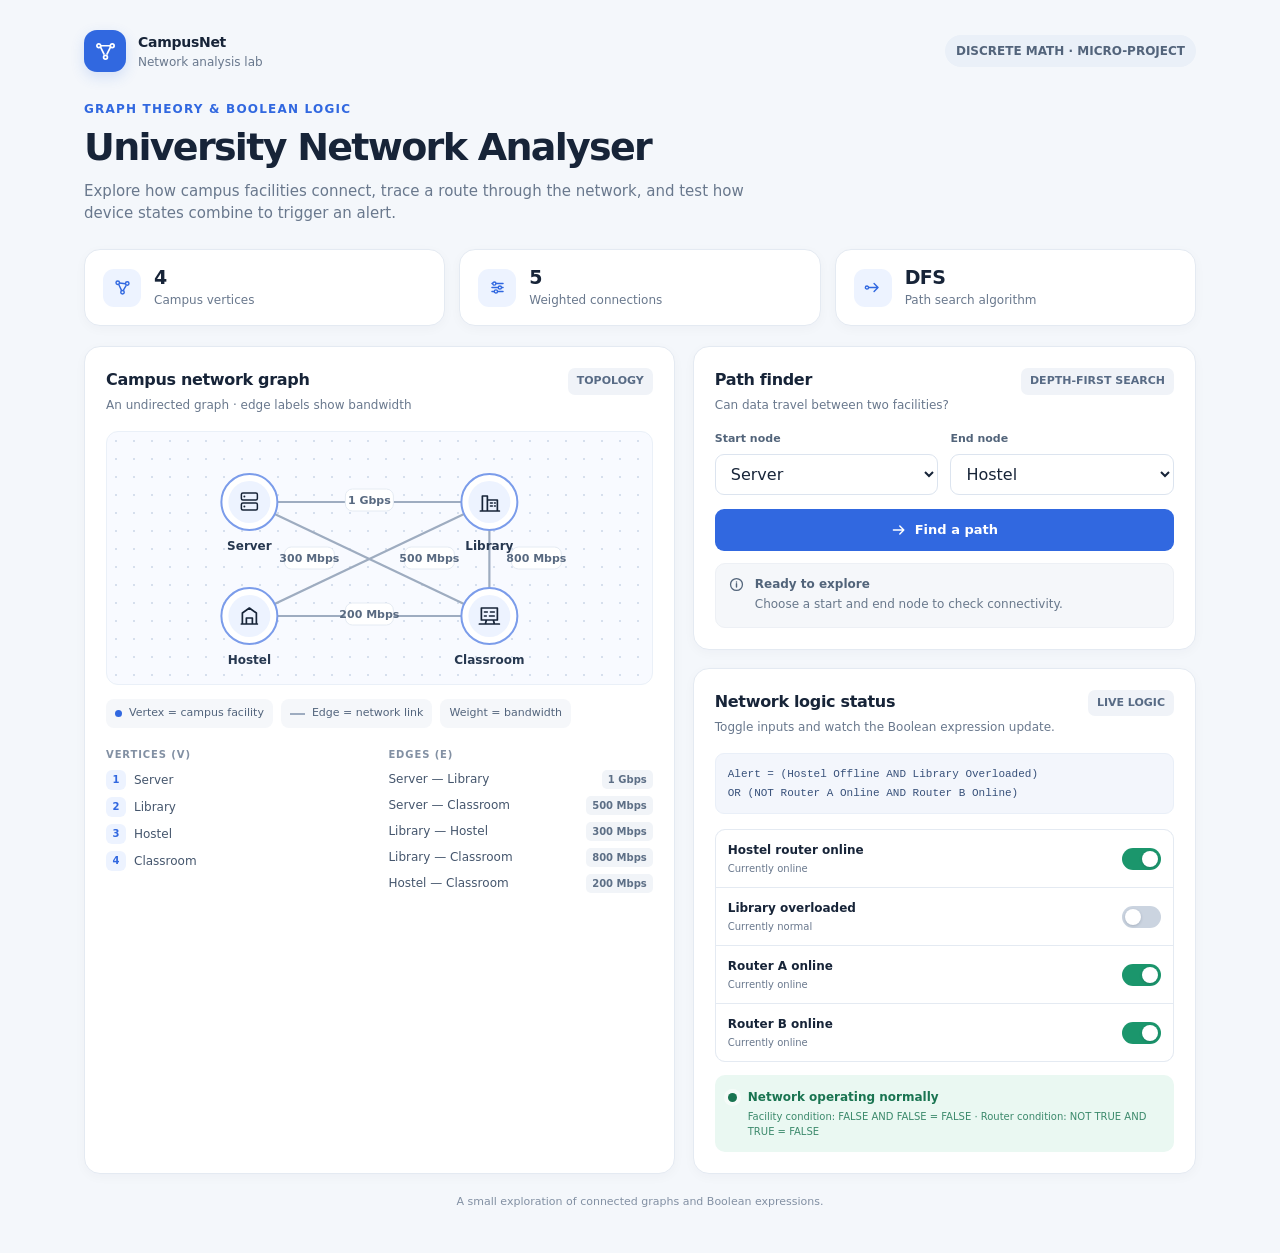
<file: DML/index.html>
<!DOCTYPE html>
<html lang="en">
<head>
  <meta charset="UTF-8">
  <meta name="viewport" content="width=device-width, initial-scale=1.0">
  <meta name="theme-color" content="#f4f7fb">
  <title>University Network Analyser</title>
  <link rel="stylesheet" href="styles.css">
</head>
<body>
  <div class="app-shell">
    <header class="topbar">
      <div class="brand">
        <div class="brand-mark" aria-hidden="true">
          <svg viewBox="0 0 24 24" fill="none">
            <circle cx="5" cy="6" r="2" stroke="currentColor" stroke-width="1.8"/>
            <circle cx="19" cy="6" r="2" stroke="currentColor" stroke-width="1.8"/>
            <circle cx="12" cy="18" r="2" stroke="currentColor" stroke-width="1.8"/>
            <path d="m6.7 7.1 4 8.1m6.6-8.1-4 8.1M7 6h10" stroke="currentColor" stroke-width="1.8"/>
          </svg>
        </div>
        <div>
          <div class="brand-name">CampusNet</div>
          <div class="brand-caption">Network analysis lab</div>
        </div>
      </div>
      <div class="project-tag">DISCRETE MATH · MICRO-PROJECT</div>
    </header>

    <main>
      <section class="intro" aria-labelledby="page-title">
        <p class="eyebrow">Graph theory &amp; Boolean logic</p>
        <h1 id="page-title">University Network Analyser</h1>
        <p class="intro-copy">Explore how campus facilities connect, trace a route through the network, and test how device states combine to trigger an alert.</p>
      </section>

      <section class="overview" aria-label="Network overview">
        <article class="metric">
          <div class="metric-icon" aria-hidden="true">
            <svg viewBox="0 0 24 24" fill="none"><circle cx="6" cy="6" r="2.2" stroke="currentColor" stroke-width="1.8"/><circle cx="18" cy="7" r="2.2" stroke="currentColor" stroke-width="1.8"/><circle cx="12" cy="18" r="2.2" stroke="currentColor" stroke-width="1.8"/><path d="m8 6.4 7.8.9m-8.7.6 3.8 8m5.8-6.7-3.5 6.1" stroke="currentColor" stroke-width="1.8"/></svg>
          </div>
          <div><div class="metric-value">4</div><div class="metric-label">Campus vertices</div></div>
        </article>
        <article class="metric">
          <div class="metric-icon" aria-hidden="true">
            <svg viewBox="0 0 24 24" fill="none"><path d="M5 7h14M5 12h14M5 17h14" stroke="currentColor" stroke-width="1.8" stroke-linecap="round"/><circle cx="8" cy="7" r="2" fill="white" stroke="currentColor" stroke-width="1.8"/><circle cx="15" cy="12" r="2" fill="white" stroke="currentColor" stroke-width="1.8"/><circle cx="10" cy="17" r="2" fill="white" stroke="currentColor" stroke-width="1.8"/></svg>
          </div>
          <div><div class="metric-value">5</div><div class="metric-label">Weighted connections</div></div>
        </article>
        <article class="metric">
          <div class="metric-icon" aria-hidden="true">
            <svg viewBox="0 0 24 24" fill="none"><path d="M4 12h15m-5-5 5 5-5 5" stroke="currentColor" stroke-width="1.8" stroke-linecap="round" stroke-linejoin="round"/><circle cx="5" cy="12" r="2" fill="white" stroke="currentColor" stroke-width="1.8"/></svg>
          </div>
          <div><div class="metric-value">DFS</div><div class="metric-label">Path search algorithm</div></div>
        </article>
      </section>

      <div class="main-grid">
        <section class="panel" aria-labelledby="graph-title">
          <div class="panel-heading">
            <div>
              <h2 class="panel-title" id="graph-title">Campus network graph</h2>
              <p class="panel-subtitle">An undirected graph · edge labels show bandwidth</p>
            </div>
            <span class="section-chip">TOPOLOGY</span>
          </div>

          <div class="graph-stage">
            <svg viewBox="0 0 520 252" role="img" aria-labelledby="network-svg-title network-svg-desc">
              <title id="network-svg-title">University campus network topology</title>
              <desc id="network-svg-desc">Server connects to Library at 1 gigabit per second and Classroom at 500 megabits per second. Library connects to Hostel at 300 megabits per second and Classroom at 800 megabits per second. Hostel connects to Classroom at 200 megabits per second.</desc>
              <g aria-hidden="true">
                <line class="edge" x1="130" y1="70" x2="370" y2="70"/>
                <line class="edge" x1="370" y1="70" x2="130" y2="184"/>
                <line class="edge" x1="370" y1="70" x2="370" y2="184"/>
                <line class="edge" x1="130" y1="184" x2="370" y2="184"/>
                <line class="edge" x1="130" y1="70" x2="370" y2="184"/>
                <rect class="edge-label-bg" x="226" y="57" width="48" height="22" rx="7"/>
                <text class="edge-label" x="250" y="68">1 Gbps</text>
                <rect class="edge-label-bg" x="285" y="115" width="50" height="22" rx="7"/>
                <text class="edge-label" x="310" y="126">500 Mbps</text>
                <rect class="edge-label-bg" x="392" y="115" width="50" height="22" rx="7"/>
                <text class="edge-label" x="417" y="126">800 Mbps</text>
                <rect class="edge-label-bg" x="226" y="171" width="48" height="22" rx="7"/>
                <text class="edge-label" x="250" y="182">200 Mbps</text>
                <rect class="edge-label-bg" x="165" y="115" width="50" height="22" rx="7"/>
                <text class="edge-label" x="190" y="126">300 Mbps</text>
                <g transform="translate(130 70)">
                  <circle class="node-circle" r="28"/><circle class="node-core" r="21"/>
                  <g class="node-symbol" transform="translate(-9 -10)"><rect x="1" y="1" width="16" height="7" rx="1.5" fill="none" stroke="currentColor" stroke-width="1.5"/><rect x="1" y="11" width="16" height="7" rx="1.5" fill="none" stroke="currentColor" stroke-width="1.5"/><circle cx="4" cy="4.5" r="1" fill="currentColor"/><circle cx="4" cy="14.5" r="1" fill="currentColor"/></g>
                  <text class="node-label" y="48">Server</text>
                </g>
                <g transform="translate(370 70)">
                  <circle class="node-circle" r="28"/><circle class="node-core" r="21"/>
                  <g class="node-symbol" transform="translate(-9 -9)"><path d="M2 18V3h5v15M7 7h10v11M0 18h19" fill="none" stroke="currentColor" stroke-width="1.7" stroke-linecap="round" stroke-linejoin="round"/><path d="M10 10h2m2 0h1m-5 3h2m2 0h1" stroke="currentColor" stroke-width="1.4" stroke-linecap="round"/></g>
                  <text class="node-label" y="48">Library</text>
                </g>
                <g transform="translate(130 184)">
                  <circle class="node-circle" r="28"/><circle class="node-core" r="21"/>
                  <g class="node-symbol" transform="translate(-9 -10)"><path d="M2 18V7l7-5 7 5v11M6 18v-6h6v6M1 18h16" fill="none" stroke="currentColor" stroke-width="1.7" stroke-linecap="round" stroke-linejoin="round"/></g>
                  <text class="node-label" y="48">Hostel</text>
                </g>
                <g transform="translate(370 184)">
                  <circle class="node-circle" r="28"/><circle class="node-core" r="21"/>
                  <g class="node-symbol" transform="translate(-10 -10)"><path d="M2 2h16v12H2zM0 18h20M7 14l-1 4m8-4 1 4" fill="none" stroke="currentColor" stroke-width="1.7" stroke-linecap="round" stroke-linejoin="round"/><path d="M5 6h3m3 0h4M5 10h2m3 0h5" stroke="currentColor" stroke-width="1.4" stroke-linecap="round"/></g>
                  <text class="node-label" y="48">Classroom</text>
                </g>
              </g>
            </svg>
          </div>

          <div class="legend" aria-label="Graph legend">
            <span class="legend-item"><span class="legend-dot"></span>Vertex = campus facility</span>
            <span class="legend-item"><span class="legend-line"></span>Edge = network link</span>
            <span class="legend-item">Weight = bandwidth</span>
          </div>

          <div class="lists">
            <div>
              <h3 class="list-heading">Vertices (V)</h3>
              <ul class="data-list">
                <li class="vertex-item"><span class="vertex-index">1</span>Server</li>
                <li class="vertex-item"><span class="vertex-index">2</span>Library</li>
                <li class="vertex-item"><span class="vertex-index">3</span>Hostel</li>
                <li class="vertex-item"><span class="vertex-index">4</span>Classroom</li>
              </ul>
            </div>
            <div>
              <h3 class="list-heading">Edges (E)</h3>
              <ul class="data-list">
                <li>Server — Library <span class="weight">1 Gbps</span></li>
                <li>Server — Classroom <span class="weight">500 Mbps</span></li>
                <li>Library — Hostel <span class="weight">300 Mbps</span></li>
                <li>Library — Classroom <span class="weight">800 Mbps</span></li>
                <li>Hostel — Classroom <span class="weight">200 Mbps</span></li>
              </ul>
            </div>
          </div>
        </section>

        <div>
          <section class="panel" aria-labelledby="path-title">
            <div class="panel-heading">
              <div>
                <h2 class="panel-title" id="path-title">Path finder</h2>
                <p class="panel-subtitle">Can data travel between two facilities?</p>
              </div>
              <span class="section-chip">DEPTH-FIRST SEARCH</span>
            </div>
            <form id="path-form">
              <div class="path-form">
                <div class="field">
                  <label for="start-node">Start node</label>
                  <select id="start-node" name="start"></select>
                </div>
                <div class="field">
                  <label for="end-node">End node</label>
                  <select id="end-node" name="end"></select>
                </div>
              </div>
              <button class="primary-button" type="submit">
                <svg viewBox="0 0 20 20" fill="none" aria-hidden="true"><path d="M3 10h13m-5-5 5 5-5 5" stroke="currentColor" stroke-width="1.8" stroke-linecap="round" stroke-linejoin="round"/></svg>
                Find a path
              </button>
            </form>
            <div id="path-result" class="result-box" role="status" aria-live="polite">
              <svg viewBox="0 0 20 20" fill="none" aria-hidden="true"><circle cx="10" cy="10" r="7" stroke="currentColor" stroke-width="1.5"/><path d="M10 9v4m0-6h.01" stroke="currentColor" stroke-width="1.7" stroke-linecap="round"/></svg>
              <div><span class="result-title">Ready to explore</span><span class="result-detail">Choose a start and end node to check connectivity.</span></div>
            </div>
          </section>

          <section class="panel logic-panel" aria-labelledby="logic-title">
            <div class="panel-heading">
              <div>
                <h2 class="panel-title" id="logic-title">Network logic status</h2>
                <p class="panel-subtitle">Toggle inputs and watch the Boolean expression update.</p>
              </div>
              <span class="section-chip">LIVE LOGIC</span>
            </div>

            <p class="formula">Alert = (Hostel Offline AND Library Overloaded)<br>OR (NOT Router A Online AND Router B Online)</p>

            <div class="logic-controls">
              <div class="toggle-row">
                <div class="toggle-copy"><span class="toggle-name">Hostel router online</span><span class="toggle-hint" id="hostel-state">Currently online</span></div>
                <label class="switch"><input id="hostel-online" type="checkbox" checked aria-label="Hostel router online"><span class="switch-track"></span></label>
              </div>
              <div class="toggle-row">
                <div class="toggle-copy"><span class="toggle-name">Library overloaded</span><span class="toggle-hint" id="library-state">Currently normal</span></div>
                <label class="switch"><input id="library-overloaded" type="checkbox" aria-label="Library overloaded"><span class="switch-track"></span></label>
              </div>
              <div class="toggle-row">
                <div class="toggle-copy"><span class="toggle-name">Router A online</span><span class="toggle-hint" id="router-a-state">Currently online</span></div>
                <label class="switch"><input id="router-a-online" type="checkbox" checked aria-label="Router A online"><span class="switch-track"></span></label>
              </div>
              <div class="toggle-row">
                <div class="toggle-copy"><span class="toggle-name">Router B online</span><span class="toggle-hint" id="router-b-state">Currently online</span></div>
                <label class="switch"><input id="router-b-online" type="checkbox" checked aria-label="Router B online"><span class="switch-track"></span></label>
              </div>
            </div>

            <div id="logic-result" class="logic-result clear" role="status" aria-live="polite">
              <span class="logic-indicator" aria-hidden="true"></span>
              <div>
                <div class="logic-message" id="logic-message">Network operating normally</div>
                <div class="logic-evaluation" id="logic-evaluation"></div>
              </div>
            </div>
          </section>
        </div>
      </div>
    </main>

    <footer class="footer">A small exploration of connected graphs and Boolean expressions.</footer>
  </div>

  <script src="app.js"></script>
</body>
</html>
</file>
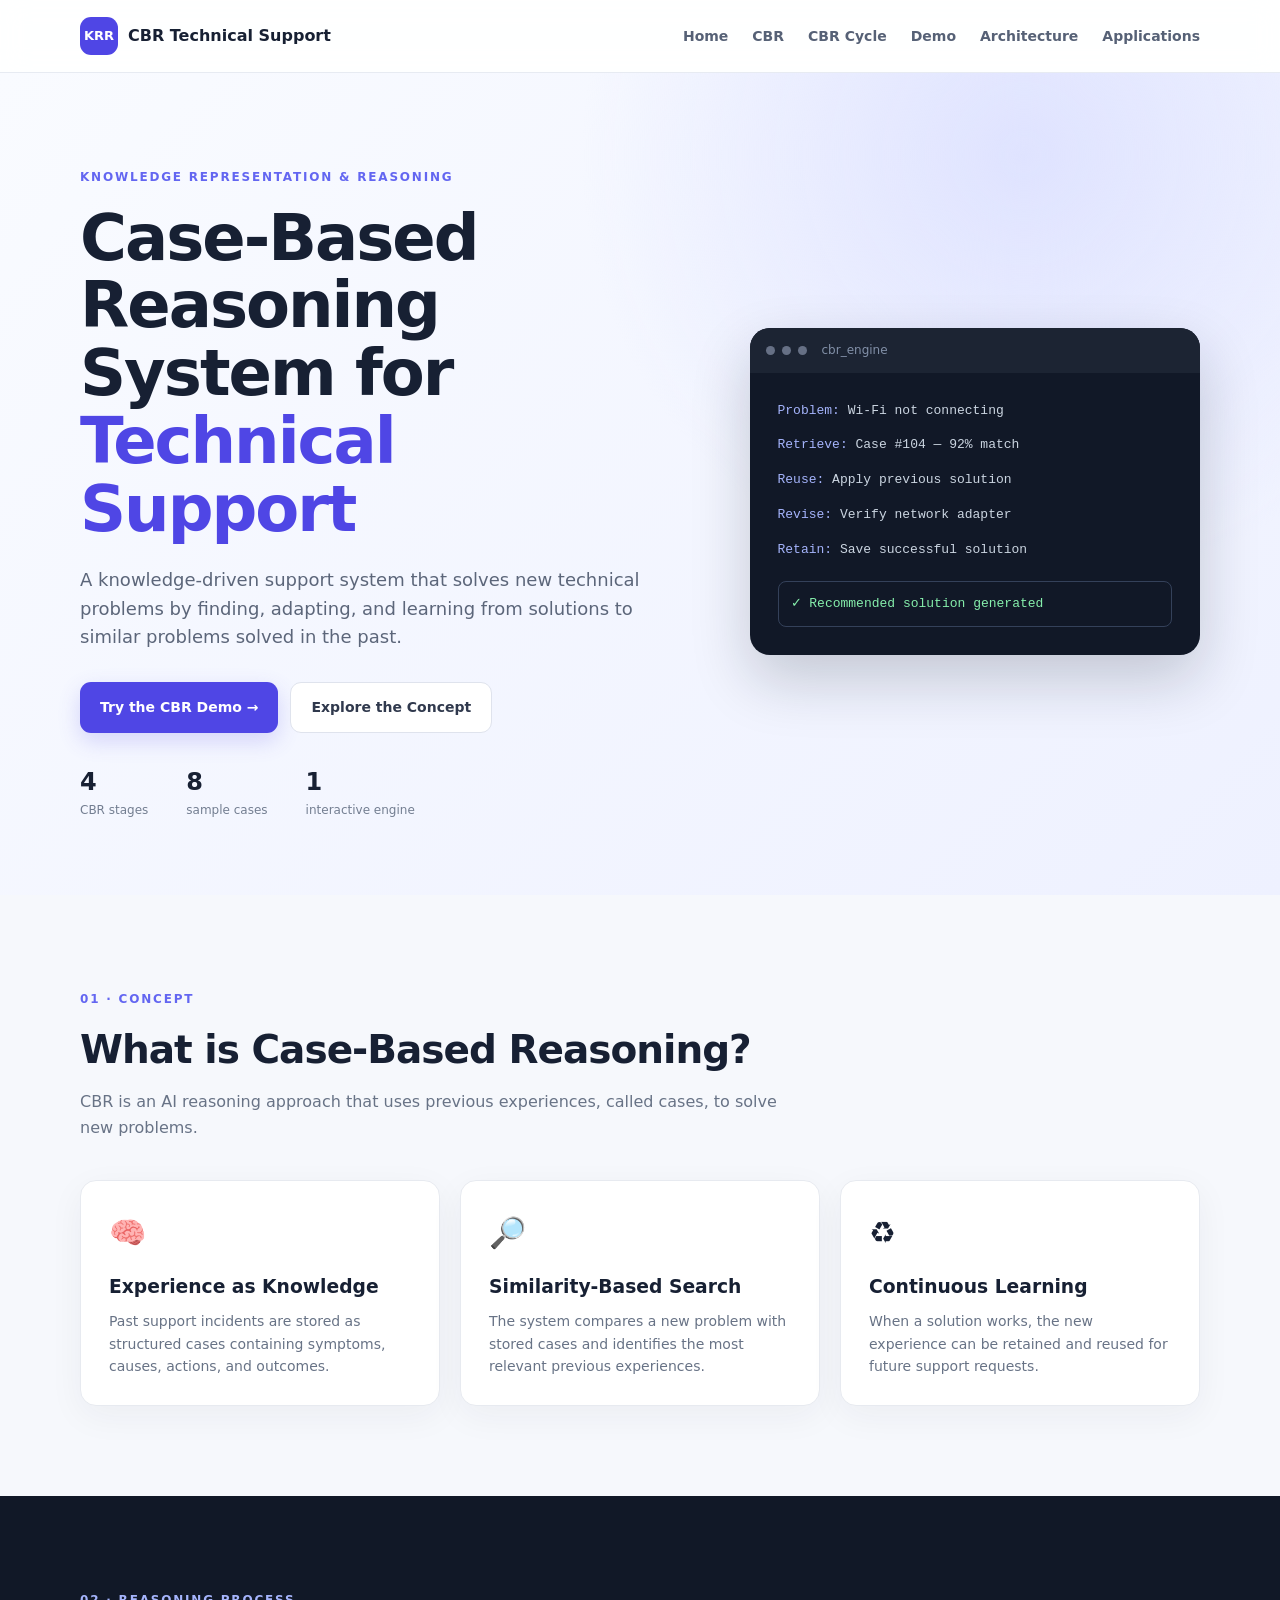
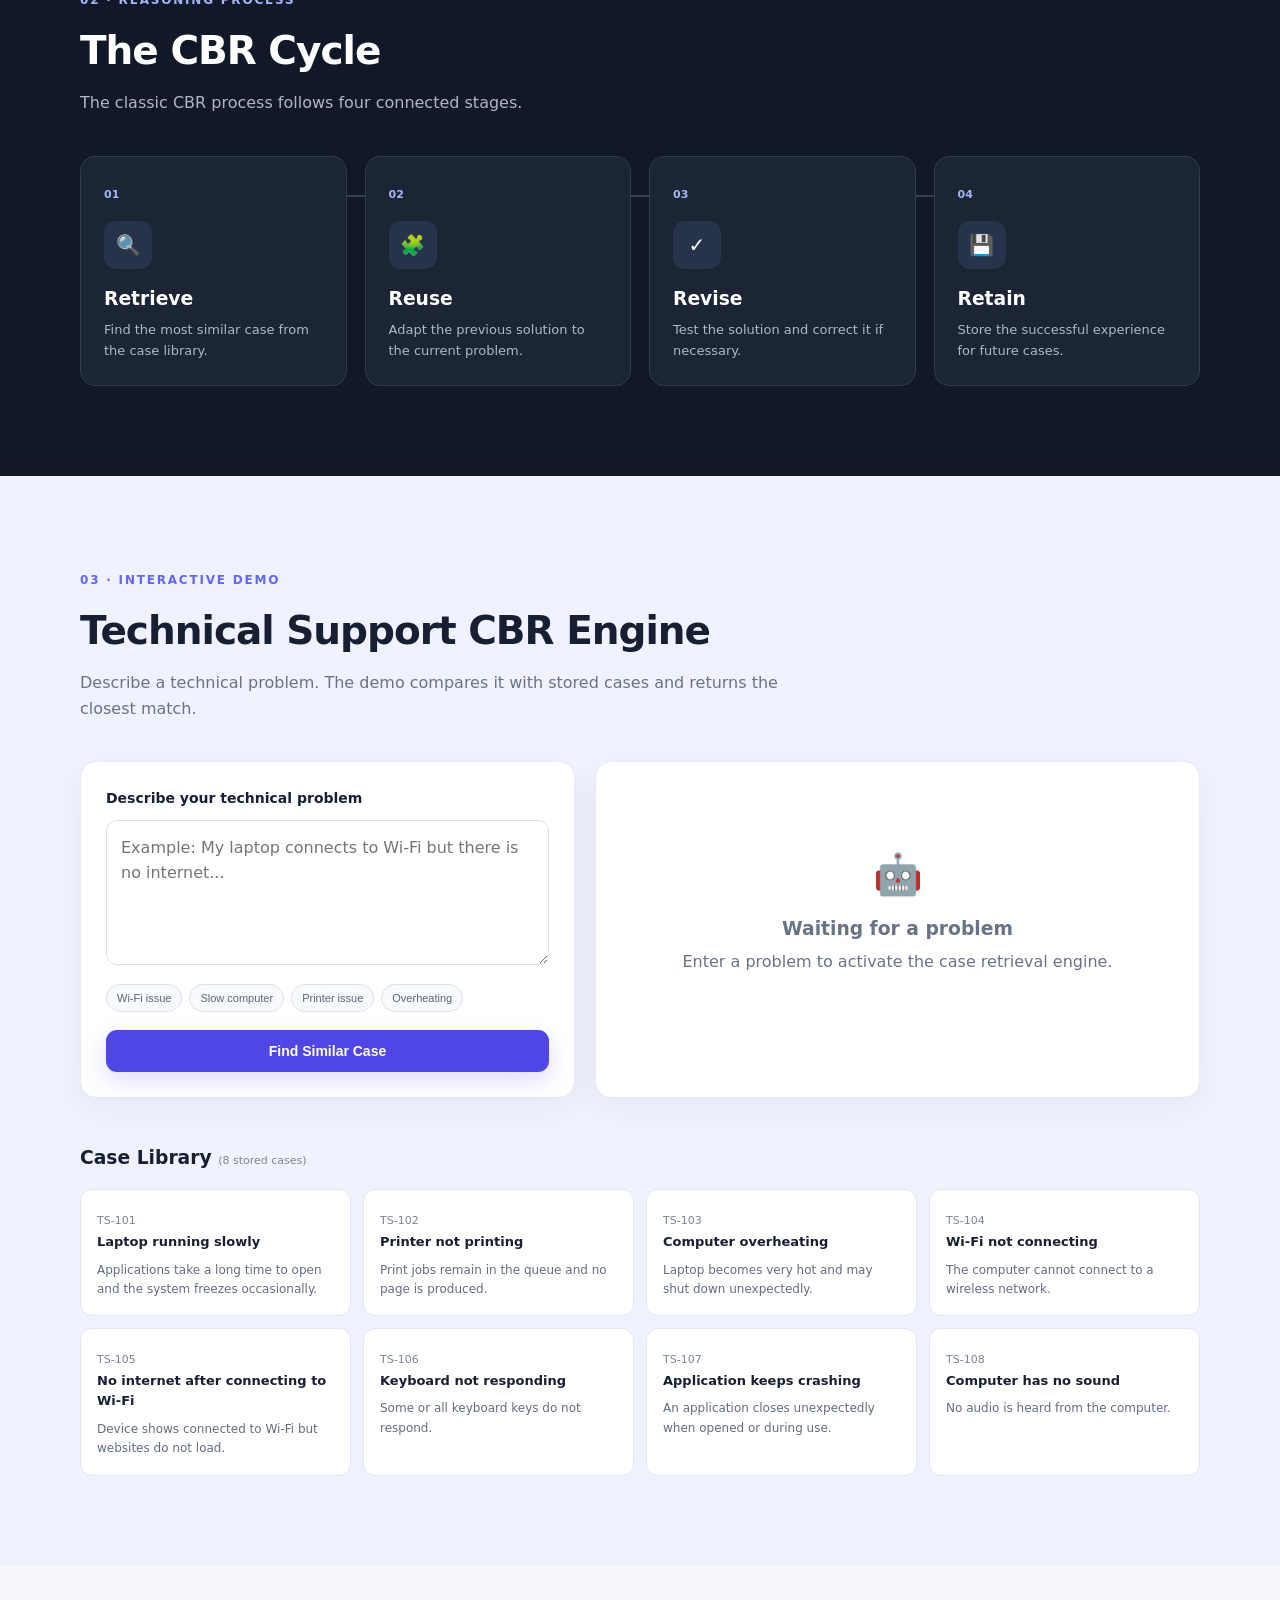
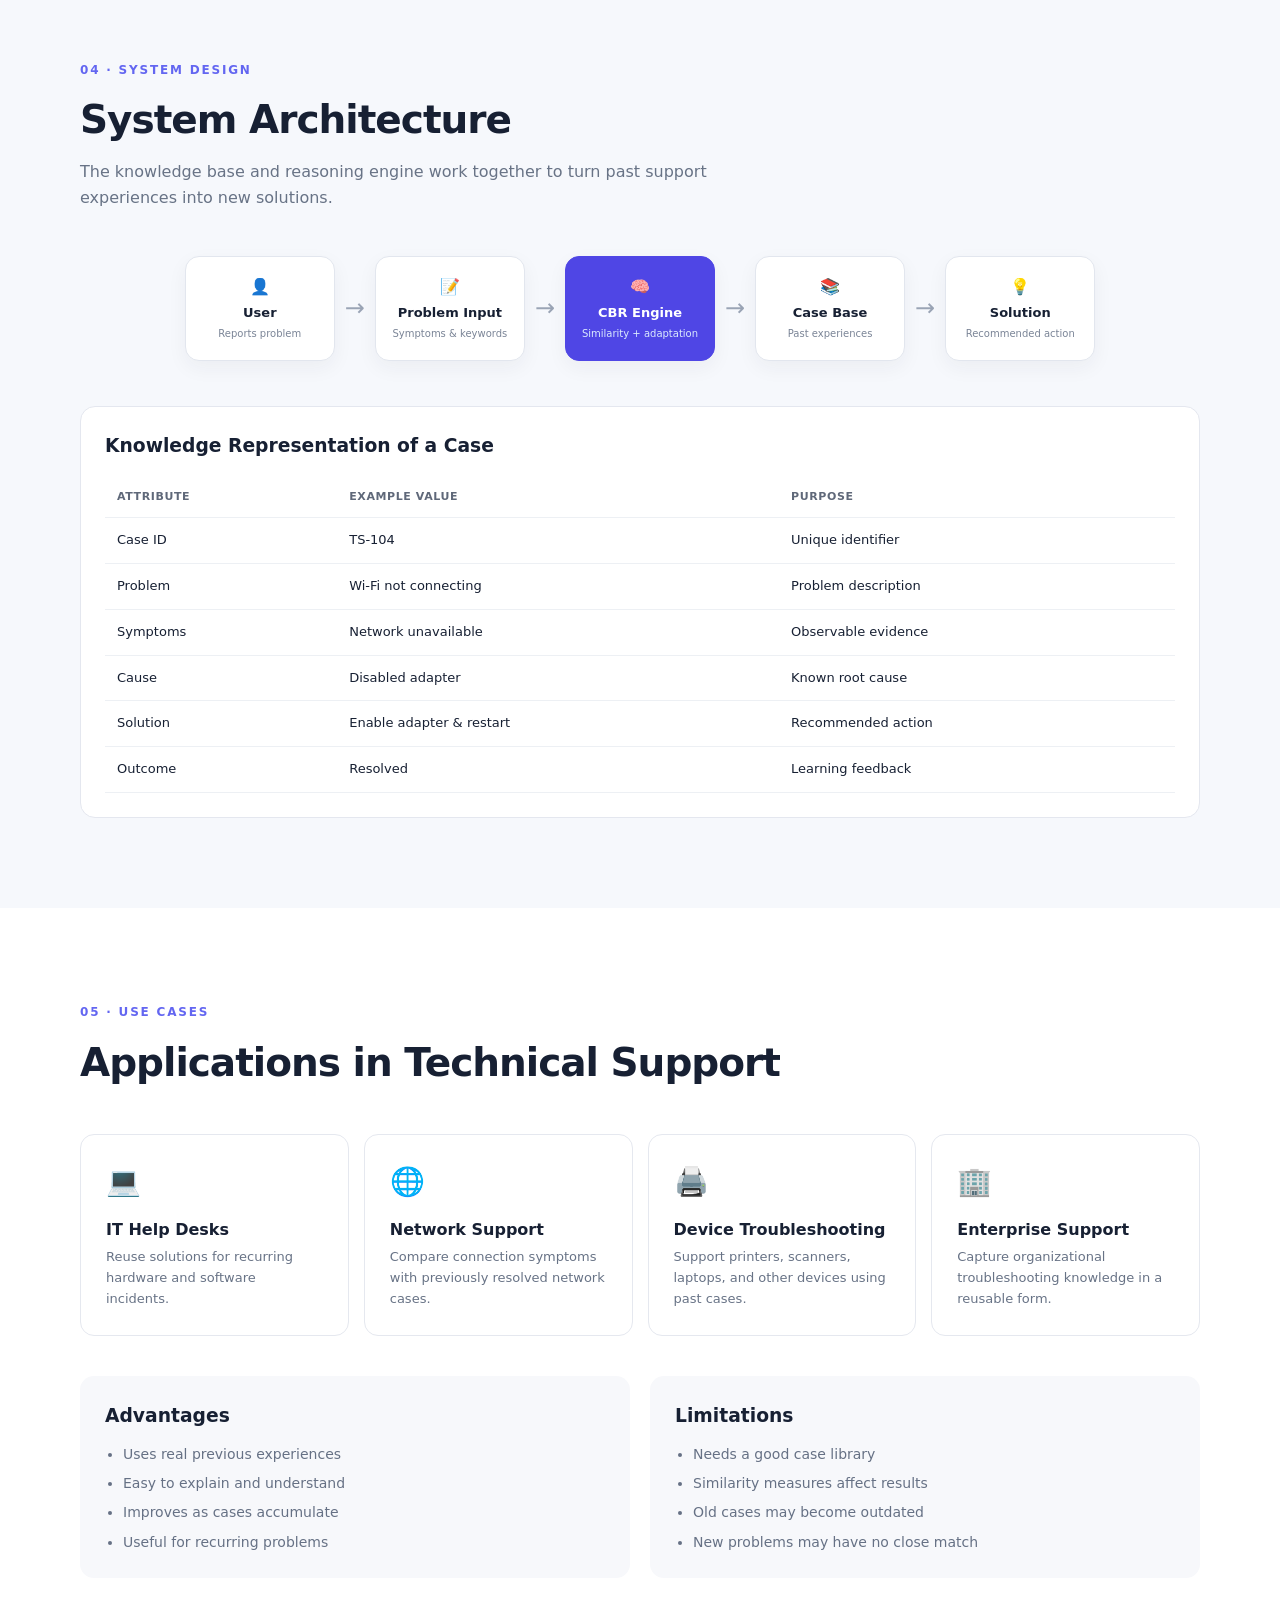
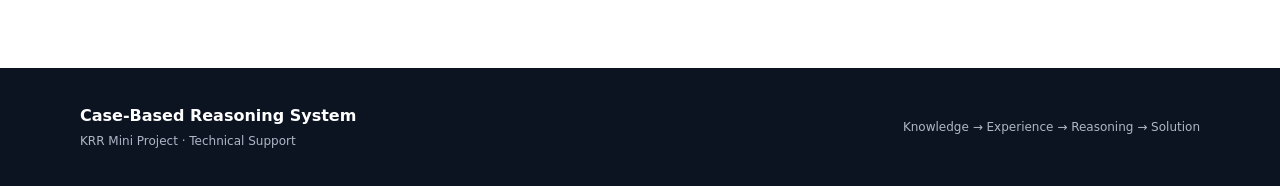
<file: KRR/index.html>
<!DOCTYPE html>
<html lang="en">
<head>
  <meta charset="UTF-8">
  <meta name="viewport" content="width=device-width, initial-scale=1.0">
  <title>Case-Based Reasoning System | KRR</title>
  <link rel="stylesheet" href="style.css">
</head>
<body>
  <header class="header">
    <div class="container nav">
      <div class="brand"><span class="brand-mark">KRR</span><span>CBR Technical Support</span></div>
      <button class="menu-btn" aria-label="Open menu">☰</button>
      <nav>
        <a href="#home">Home</a>
        <a href="#cbr">CBR</a>
        <a href="#cycle">CBR Cycle</a>
        <a href="#demo">Demo</a>
        <a href="#architecture">Architecture</a>
        <a href="#applications">Applications</a>
      </nav>
    </div>
  </header>

  <main>
    <section id="home" class="hero">
      <div class="container hero-grid">
        <div>
          <span class="eyebrow">KNOWLEDGE REPRESENTATION & REASONING</span>
          <h1>Case-Based Reasoning System for <span>Technical Support</span></h1>
          <p class="lead">A knowledge-driven support system that solves new technical problems by finding, adapting, and learning from solutions to similar problems solved in the past.</p>
          <div class="hero-actions">
            <a class="btn primary" href="#demo">Try the CBR Demo →</a>
            <a class="btn secondary" href="#cbr">Explore the Concept</a>
          </div>
          <div class="stats">
            <div><strong>4</strong><span>CBR stages</span></div>
            <div><strong>8</strong><span>sample cases</span></div>
            <div><strong>1</strong><span>interactive engine</span></div>
          </div>
        </div>
        <div class="hero-card">
          <div class="terminal-top"><i></i><i></i><i></i><span>cbr_engine</span></div>
          <div class="terminal-body">
            <p><span class="code-key">Problem:</span> Wi-Fi not connecting</p>
            <p><span class="code-key">Retrieve:</span> Case #104 — 92% match</p>
            <p><span class="code-key">Reuse:</span> Apply previous solution</p>
            <p><span class="code-key">Revise:</span> Verify network adapter</p>
            <p><span class="code-key">Retain:</span> Save successful solution</p>
            <div class="terminal-result">✓ Recommended solution generated</div>
          </div>
        </div>
      </div>
    </section>

    <section id="cbr" class="section">
      <div class="container">
        <div class="section-heading">
          <span class="eyebrow">01 · CONCEPT</span>
          <h2>What is Case-Based Reasoning?</h2>
          <p>CBR is an AI reasoning approach that uses previous experiences, called cases, to solve new problems.</p>
        </div>
        <div class="info-grid">
          <article class="card feature"><div class="icon">🧠</div><h3>Experience as Knowledge</h3><p>Past support incidents are stored as structured cases containing symptoms, causes, actions, and outcomes.</p></article>
          <article class="card feature"><div class="icon">🔎</div><h3>Similarity-Based Search</h3><p>The system compares a new problem with stored cases and identifies the most relevant previous experiences.</p></article>
          <article class="card feature"><div class="icon">♻️</div><h3>Continuous Learning</h3><p>When a solution works, the new experience can be retained and reused for future support requests.</p></article>
        </div>
      </div>
    </section>

    <section id="cycle" class="section dark-section">
      <div class="container">
        <div class="section-heading light">
          <span class="eyebrow">02 · REASONING PROCESS</span>
          <h2>The CBR Cycle</h2>
          <p>The classic CBR process follows four connected stages.</p>
        </div>
        <div class="cycle">
          <div class="cycle-line"></div>
          <article class="cycle-card"><span>01</span><div class="cycle-icon">🔍</div><h3>Retrieve</h3><p>Find the most similar case from the case library.</p></article>
          <article class="cycle-card"><span>02</span><div class="cycle-icon">🧩</div><h3>Reuse</h3><p>Adapt the previous solution to the current problem.</p></article>
          <article class="cycle-card"><span>03</span><div class="cycle-icon">✓</div><h3>Revise</h3><p>Test the solution and correct it if necessary.</p></article>
          <article class="cycle-card"><span>04</span><div class="cycle-icon">💾</div><h3>Retain</h3><p>Store the successful experience for future cases.</p></article>
        </div>
      </div>
    </section>

    <section id="demo" class="section demo-section">
      <div class="container">
        <div class="section-heading">
          <span class="eyebrow">03 · INTERACTIVE DEMO</span>
          <h2>Technical Support CBR Engine</h2>
          <p>Describe a technical problem. The demo compares it with stored cases and returns the closest match.</p>
        </div>
        <div class="demo-layout">
          <div class="card input-card">
            <label for="problem">Describe your technical problem</label>
            <textarea id="problem" placeholder="Example: My laptop connects to Wi-Fi but there is no internet..."></textarea>
            <div class="quick-tags">
              <button data-problem="My computer is not connecting to Wi-Fi">Wi-Fi issue</button>
              <button data-problem="My laptop is running very slowly">Slow computer</button>
              <button data-problem="The printer is not printing">Printer issue</button>
              <button data-problem="My computer is overheating">Overheating</button>
            </div>
            <button id="solveBtn" class="btn primary full">Find Similar Case</button>
          </div>
          <div class="card result-card" id="result">
            <div class="empty-state">
              <div class="big-icon">🤖</div>
              <h3>Waiting for a problem</h3>
              <p>Enter a problem to activate the case retrieval engine.</p>
            </div>
          </div>
        </div>
        <div class="case-library">
          <h3>Case Library <span id="caseCount"></span></h3>
          <div id="cases" class="case-grid"></div>
        </div>
      </div>
    </section>

    <section id="architecture" class="section">
      <div class="container">
        <div class="section-heading">
          <span class="eyebrow">04 · SYSTEM DESIGN</span>
          <h2>System Architecture</h2>
          <p>The knowledge base and reasoning engine work together to turn past support experiences into new solutions.</p>
        </div>
        <div class="architecture">
          <div class="arch-box user-box">👤<strong>User</strong><small>Reports problem</small></div>
          <div class="arrow">→</div>
          <div class="arch-box">📝<strong>Problem Input</strong><small>Symptoms & keywords</small></div>
          <div class="arrow">→</div>
          <div class="arch-box highlight">🧠<strong>CBR Engine</strong><small>Similarity + adaptation</small></div>
          <div class="arrow">→</div>
          <div class="arch-box">📚<strong>Case Base</strong><small>Past experiences</small></div>
          <div class="arrow">→</div>
          <div class="arch-box">💡<strong>Solution</strong><small>Recommended action</small></div>
        </div>
        <div class="knowledge-table">
          <h3>Knowledge Representation of a Case</h3>
          <table>
            <thead><tr><th>Attribute</th><th>Example Value</th><th>Purpose</th></tr></thead>
            <tbody>
              <tr><td>Case ID</td><td>TS-104</td><td>Unique identifier</td></tr>
              <tr><td>Problem</td><td>Wi-Fi not connecting</td><td>Problem description</td></tr>
              <tr><td>Symptoms</td><td>Network unavailable</td><td>Observable evidence</td></tr>
              <tr><td>Cause</td><td>Disabled adapter</td><td>Known root cause</td></tr>
              <tr><td>Solution</td><td>Enable adapter & restart</td><td>Recommended action</td></tr>
              <tr><td>Outcome</td><td>Resolved</td><td>Learning feedback</td></tr>
            </tbody>
          </table>
        </div>
      </div>
    </section>

    <section id="applications" class="section applications">
      <div class="container">
        <div class="section-heading">
          <span class="eyebrow">05 · USE CASES</span>
          <h2>Applications in Technical Support</h2>
        </div>
        <div class="app-grid">
          <div class="app-card"><span>💻</span><h3>IT Help Desks</h3><p>Reuse solutions for recurring hardware and software incidents.</p></div>
          <div class="app-card"><span>🌐</span><h3>Network Support</h3><p>Compare connection symptoms with previously resolved network cases.</p></div>
          <div class="app-card"><span>🖨️</span><h3>Device Troubleshooting</h3><p>Support printers, scanners, laptops, and other devices using past cases.</p></div>
          <div class="app-card"><span>🏢</span><h3>Enterprise Support</h3><p>Capture organizational troubleshooting knowledge in a reusable form.</p></div>
        </div>
        <div class="pros-cons">
          <div><h3>Advantages</h3><ul><li>Uses real previous experiences</li><li>Easy to explain and understand</li><li>Improves as cases accumulate</li><li>Useful for recurring problems</li></ul></div>
          <div><h3>Limitations</h3><ul><li>Needs a good case library</li><li>Similarity measures affect results</li><li>Old cases may become outdated</li><li>New problems may have no close match</li></ul></div>
        </div>
      </div>
    </section>
  </main>

  <footer>
    <div class="container footer-content">
      <div><strong>Case-Based Reasoning System</strong><p>KRR Mini Project · Technical Support</p></div>
      <div class="footer-note">Knowledge → Experience → Reasoning → Solution</div>
    </div>
  </footer>
  <script src="script.js"></script>
</body>
</html>
</file>
<file: DML/styles.css>
:root {
      color-scheme: light;
      --ink: #172438;
      --muted: #69788d;
      --line: #e4eaf2;
      --paper: #ffffff;
      --canvas: #f4f7fb;
      --blue: #3168e0;
      --blue-soft: #edf3ff;
      --green: #1b966c;
      --green-soft: #eaf8f2;
      --red: #c94b53;
      --red-soft: #fff0f0;
      --amber: #a66512;
      --amber-soft: #fff6e8;
      font-family: Inter, ui-sans-serif, system-ui, -apple-system, BlinkMacSystemFont, "Segoe UI", sans-serif;
    }

    * { box-sizing: border-box; }

    body {
      min-width: 320px;
      margin: 0;
      color: var(--ink);
      background: var(--canvas);
      line-height: 1.5;
    }

    button, select { font: inherit; }

    .app-shell { max-width: 1160px; margin: 0 auto; padding: 30px 24px 42px; }

    .topbar {
      display: flex;
      align-items: center;
      justify-content: space-between;
      gap: 16px;
      margin-bottom: 28px;
    }

    .brand { display: flex; align-items: center; gap: 12px; }

    .brand-mark {
      display: grid;
      width: 42px;
      height: 42px;
      place-items: center;
      color: #fff;
      background: var(--blue);
      border-radius: 13px;
      box-shadow: 0 5px 14px #3168e02b;
    }

    .brand-mark svg { width: 23px; height: 23px; }
    .brand-name { font-size: 14px; font-weight: 750; letter-spacing: -.02em; }
    .brand-caption { color: var(--muted); font-size: 12px; }

    .project-tag {
      padding: 7px 11px;
      color: #53647b;
      background: #eaf0f8;
      border-radius: 999px;
      font-size: 12px;
      font-weight: 650;
      white-space: nowrap;
    }

    .intro { margin-bottom: 24px; }
    .eyebrow { margin: 0 0 8px; color: var(--blue); font-size: 12px; font-weight: 750; letter-spacing: .1em; text-transform: uppercase; }
    h1 { margin: 0; font-size: clamp(28px, 4vw, 38px); letter-spacing: -.045em; line-height: 1.15; }
    .intro-copy { max-width: 660px; margin: 10px 0 0; color: var(--muted); font-size: 15px; }

    .overview {
      display: grid;
      grid-template-columns: repeat(3, minmax(0, 1fr));
      gap: 14px;
      margin-bottom: 20px;
    }

    .metric, .panel {
      background: var(--paper);
      border: 1px solid var(--line);
      border-radius: 16px;
      box-shadow: 0 3px 12px #152c4c08;
    }

    .metric { display: flex; align-items: center; gap: 13px; padding: 16px 18px; }
    .metric-icon { display: grid; width: 38px; height: 38px; place-items: center; color: var(--blue); background: var(--blue-soft); border-radius: 11px; }
    .metric-icon svg { width: 19px; height: 19px; }
    .metric-value { font-size: 19px; font-weight: 760; line-height: 1.2; letter-spacing: -.03em; }
    .metric-label { margin-top: 3px; color: var(--muted); font-size: 12px; }

    .main-grid { display: grid; grid-template-columns: minmax(0, 1.08fr) minmax(350px, .92fr); gap: 18px; align-items: stretch; }
    .panel { padding: 21px; }
    .panel-heading { display: flex; align-items: flex-start; justify-content: space-between; gap: 12px; margin-bottom: 17px; }
    .panel-title { margin: 0; font-size: 16px; font-weight: 750; letter-spacing: -.02em; }
    .panel-subtitle { margin: 4px 0 0; color: var(--muted); font-size: 12px; }
    .section-chip { padding: 5px 9px; color: #586b85; background: #f0f3f8; border-radius: 7px; font-size: 11px; font-weight: 700; white-space: nowrap; }

    .graph-stage {
      overflow: hidden;
      min-height: 252px;
      background-color: #f8faff;
      background-image: radial-gradient(#d6dfed 1px, transparent 1px);
      background-size: 18px 18px;
      border: 1px solid #eaf0f8;
      border-radius: 12px;
    }

    .graph-stage svg { display: block; width: 100%; height: 252px; }
    .edge { stroke: #9eacc0; stroke-width: 2.2; }
    .edge-label-bg { fill: #fff; stroke: #e5ebf3; stroke-width: 1; }
    .edge-label { fill: #586980; font-size: 11px; font-weight: 700; text-anchor: middle; dominant-baseline: central; }
    .node-circle { fill: #fff; stroke: #7b9cea; stroke-width: 2; }
    .node-core { fill: #edf3ff; }
    .node-label { fill: #273850; font-size: 12px; font-weight: 700; text-anchor: middle; }
    .node-symbol { fill: var(--blue); }

    .legend { display: flex; flex-wrap: wrap; gap: 8px; margin-top: 14px; }
    .legend-item { display: inline-flex; align-items: center; gap: 7px; padding: 6px 9px; color: #52647c; background: #f5f7fa; border-radius: 8px; font-size: 11px; }
    .legend-dot { width: 7px; height: 7px; background: var(--blue); border-radius: 50%; }
    .legend-line { width: 15px; height: 2px; background: #9eacc0; }

    .lists { display: grid; grid-template-columns: 1fr 1fr; gap: 18px; margin-top: 19px; }
    .list-heading { margin: 0 0 8px; color: #8290a3; font-size: 10px; font-weight: 750; letter-spacing: .09em; text-transform: uppercase; }
    .data-list { display: grid; gap: 7px; margin: 0; padding: 0; list-style: none; }
    .data-list li { display: flex; align-items: center; justify-content: space-between; gap: 8px; color: #45566d; font-size: 12px; }
    .vertex-item { justify-content: flex-start !important; }
    .vertex-index { display: grid; width: 20px; height: 20px; place-items: center; color: var(--blue); background: var(--blue-soft); border-radius: 6px; font-size: 10px; font-weight: 750; }
    .weight { padding: 2px 6px; color: #5d6f86; background: #f1f4f8; border-radius: 5px; font-size: 10px; font-weight: 700; white-space: nowrap; }

    .path-form { display: grid; grid-template-columns: 1fr 1fr; gap: 12px; }
    .field label { display: block; margin-bottom: 6px; color: #52647a; font-size: 11px; font-weight: 700; }
    select {
      width: 100%;
      min-height: 41px;
      padding: 0 11px;
      color: var(--ink);
      background: #fff;
      border: 1px solid #dce4ef;
      border-radius: 9px;
      outline: none;
    }

    select:focus-visible, button:focus-visible, input:focus-visible + .switch-track { outline: 3px solid #3168e047; outline-offset: 2px; }
    .primary-button { display: inline-flex; align-items: center; justify-content: center; gap: 8px; width: 100%; min-height: 42px; margin-top: 14px; color: #fff; background: var(--blue); border: 0; border-radius: 9px; font-size: 13px; font-weight: 700; cursor: pointer; transition: background .15s, transform .15s; }
    .primary-button:hover { background: #2457c6; }
    .primary-button:active { transform: translateY(1px); }
    .primary-button svg { width: 16px; height: 16px; }

    .result-box { display: flex; align-items: flex-start; gap: 10px; min-height: 65px; margin-top: 12px; padding: 11px 12px; color: #52647a; background: #f5f7fa; border: 1px solid #edf0f5; border-radius: 10px; font-size: 12px; }
    .result-box.success { color: #197451; background: var(--green-soft); border-color: #d4f0e2; }
    .result-box.failure { color: #a63f47; background: var(--red-soft); border-color: #f7d9db; }
    .result-box svg { flex: 0 0 auto; width: 17px; height: 17px; margin-top: 1px; }
    .result-title { display: block; margin-bottom: 2px; font-weight: 750; }
    .result-detail { color: inherit; opacity: .86; }

    .logic-panel { margin-top: 18px; }
    .formula {
      margin: 0 0 15px;
      padding: 11px 12px;
      color: #38517a;
      background: #f3f6fc;
      border: 1px solid #e9eff8;
      border-radius: 9px;
      font-family: "SFMono-Regular", Consolas, "Liberation Mono", monospace;
      font-size: 11px;
      line-height: 1.7;
      overflow-wrap: anywhere;
    }

    .logic-controls { display: grid; gap: 1px; overflow: hidden; background: var(--line); border: 1px solid var(--line); border-radius: 10px; }
    .toggle-row { display: flex; align-items: center; justify-content: space-between; gap: 12px; padding: 11px 12px; background: #fff; }
    .toggle-copy { min-width: 0; }
    .toggle-name { display: block; font-size: 12px; font-weight: 700; }
    .toggle-hint { display: block; margin-top: 2px; color: var(--muted); font-size: 10px; }
    .switch { position: relative; display: inline-flex; flex: 0 0 auto; width: 39px; height: 22px; cursor: pointer; }
    .switch input { position: absolute; width: 1px; height: 1px; opacity: 0; }
    .switch-track { position: absolute; inset: 0; background: #cbd4e0; border-radius: 999px; transition: background .18s; }
    .switch-track::after { position: absolute; top: 3px; left: 3px; width: 16px; height: 16px; content: ""; background: #fff; border-radius: 50%; box-shadow: 0 1px 3px #14223a33; transition: transform .18s; }
    .switch input:checked + .switch-track { background: var(--green); }
    .switch input:checked + .switch-track::after { transform: translateX(17px); }
    .switch input:focus-visible + .switch-track { outline: 3px solid #3168e047; outline-offset: 2px; }
    .switch input:disabled + .switch-track { opacity: .55; cursor: not-allowed; }

    .logic-result { display: flex; align-items: flex-start; gap: 11px; margin-top: 13px; padding: 13px; border-radius: 10px; transition: background .15s, color .15s; }
    .logic-result.clear { color: #197451; background: var(--green-soft); }
    .logic-result.alert { color: #a66512; background: var(--amber-soft); }
    .logic-indicator { flex: 0 0 auto; width: 9px; height: 9px; margin-top: 5px; background: currentColor; border-radius: 50%; box-shadow: 0 0 0 4px #ffffff85; }
    .logic-message { font-size: 12px; font-weight: 750; }
    .logic-evaluation { margin-top: 3px; font-size: 10px; opacity: .83; }

    .footer { margin-top: 20px; color: #8290a3; text-align: center; font-size: 11px; }

    @media (max-width: 800px) {
      .main-grid { grid-template-columns: 1fr; }
      .overview { gap: 10px; }
      .metric { padding: 13px; }
    }

    @media (max-width: 520px) {
      .app-shell { padding: 20px 15px 30px; }
      .topbar { margin-bottom: 23px; }
      .project-tag { font-size: 10px; }
      .overview { grid-template-columns: 1fr; gap: 8px; }
      .metric { padding: 11px 14px; }
      .metric-icon { width: 34px; height: 34px; }
      .panel { padding: 16px; }
      .lists { gap: 10px; }
      .data-list li { font-size: 11px; }
      .graph-stage svg { height: 220px; }
      .graph-stage { min-height: 220px; }
    }
</file>
<file: KRR/style.css>
*{box-sizing:border-box;margin:0;padding:0}html{scroll-behavior:smooth}body{font-family:Inter,ui-sans-serif,system-ui,-apple-system,BlinkMacSystemFont,"Segoe UI",sans-serif;background:#f6f8fc;color:#172033;line-height:1.6}.container{width:min(1120px,92%);margin:auto}.header{position:sticky;top:0;z-index:20;background:rgba(255,255,255,.9);backdrop-filter:blur(14px);border-bottom:1px solid #e7ebf2}.nav{height:72px;display:flex;align-items:center;justify-content:space-between}.brand{font-weight:800;display:flex;align-items:center;gap:10px}.brand-mark{display:grid;place-items:center;width:38px;height:38px;border-radius:11px;background:#4f46e5;color:#fff;font-size:13px}.nav nav{display:flex;gap:24px}.nav a{color:#566176;text-decoration:none;font-size:14px;font-weight:600}.nav a:hover{color:#4f46e5}.menu-btn{display:none;border:0;background:none;font-size:25px}.hero{padding:90px 0 75px;background:radial-gradient(circle at 80% 10%,#dfe3ff 0,transparent 35%),linear-gradient(135deg,#f9fbff,#eef1ff)}.hero-grid{display:grid;grid-template-columns:1.15fr .85fr;gap:60px;align-items:center}.eyebrow{font-size:12px;letter-spacing:1.8px;font-weight:800;color:#6366f1}.hero h1{font-size:clamp(40px,5vw,67px);line-height:1.06;margin:16px 0 22px;letter-spacing:-2px}.hero h1 span{color:#4f46e5}.lead{font-size:18px;color:#5c667a;max-width:650px}.hero-actions{display:flex;gap:12px;margin:30px 0}.btn{display:inline-flex;justify-content:center;align-items:center;border:0;border-radius:11px;padding:13px 20px;font-weight:750;text-decoration:none;cursor:pointer;font-size:14px}.primary{background:#4f46e5;color:white;box-shadow:0 8px 22px rgba(79,70,229,.2)}.primary:hover{background:#4338ca}.secondary{background:#fff;color:#30394d;border:1px solid #dfe3ed}.stats{display:flex;gap:38px;margin-top:28px}.stats div{display:flex;flex-direction:column}.stats strong{font-size:24px}.stats span{font-size:12px;color:#737e91}.hero-card{background:#111827;border-radius:20px;box-shadow:0 25px 60px rgba(17,24,39,.2);overflow:hidden}.terminal-top{height:45px;background:#1c2433;display:flex;align-items:center;padding:0 16px;gap:7px;color:#8290a8;font-size:12px}.terminal-top i{width:9px;height:9px;border-radius:50%;background:#667085}.terminal-top span{margin-left:8px}.terminal-body{padding:28px;color:#cbd5e1;font-family:ui-monospace,SFMono-Regular,monospace;font-size:13px}.terminal-body p{margin-bottom:14px}.code-key{color:#a5b4fc}.terminal-result{margin-top:20px;padding:12px;border:1px solid #34415a;border-radius:8px;color:#86efac}.section{padding:90px 0}.section-heading{max-width:720px;margin-bottom:40px}.section-heading h2{font-size:39px;letter-spacing:-1px;margin:8px 0}.section-heading p{color:#687386}.info-grid{display:grid;grid-template-columns:repeat(3,1fr);gap:20px}.card{background:#fff;border:1px solid #e7eaf0;border-radius:16px;box-shadow:0 10px 35px rgba(30,41,59,.05)}.feature{padding:28px}.icon{font-size:30px;margin-bottom:15px}.feature h3{margin-bottom:8px}.feature p{color:#687386;font-size:14px}.dark-section{background:#111827;color:#fff}.light .eyebrow{color:#a5b4fc}.light p{color:#aeb7c7}.cycle{position:relative;display:grid;grid-template-columns:repeat(4,1fr);gap:18px}.cycle-line{position:absolute;top:39px;left:10%;right:10%;height:2px;background:#374151}.cycle-card{position:relative;z-index:1;background:#1c2534;border:1px solid #303b4f;border-radius:15px;padding:23px}.cycle-card>span{font-size:11px;color:#a5b4fc;font-weight:800}.cycle-icon{width:48px;height:48px;display:grid;place-items:center;border-radius:12px;background:#27334a;margin:15px 0;font-size:20px}.cycle-card h3{margin-bottom:7px}.cycle-card p{font-size:13px;color:#aeb7c7}.demo-section{background:#f0f2ff}.demo-layout{display:grid;grid-template-columns:.9fr 1.1fr;gap:20px}.input-card,.result-card{padding:25px;min-height:330px}label{font-weight:800;font-size:14px;display:block;margin-bottom:10px}textarea{width:100%;height:145px;border:1px solid #dce1ea;border-radius:11px;padding:14px;font:inherit;resize:vertical;outline:none}textarea:focus{border-color:#6366f1;box-shadow:0 0 0 3px rgba(99,102,241,.1)}.quick-tags{display:flex;gap:7px;flex-wrap:wrap;margin:12px 0 18px}.quick-tags button{border:1px solid #dce1ea;background:#f8f9fc;border-radius:20px;padding:7px 10px;font-size:11px;cursor:pointer;color:#5c667a}.quick-tags button:hover{border-color:#818cf8;color:#4f46e5}.full{width:100%}.empty-state{text-align:center;color:#687386;padding:55px 20px}.big-icon{font-size:40px;margin-bottom:8px}.result-header{display:flex;justify-content:space-between;gap:10px;align-items:start}.match{background:#dcfce7;color:#15803d;padding:6px 9px;border-radius:20px;font-size:12px;font-weight:800;white-space:nowrap}.result-card h3{margin-bottom:5px}.case-id{font-size:11px;color:#788397}.solution{background:#f7f8ff;border-left:4px solid #6366f1;border-radius:8px;padding:15px;margin-top:20px;font-size:14px}.scorebar{height:7px;background:#e8ebf2;border-radius:10px;margin:14px 0 20px;overflow:hidden}.scorebar div{height:100%;background:#6366f1;border-radius:10px}.case-library{margin-top:45px}.case-library h3{margin-bottom:16px}.case-library h3 span{font-size:11px;color:#7b8496;font-weight:500}.case-grid{display:grid;grid-template-columns:repeat(4,1fr);gap:12px}.case-item{background:#fff;border:1px solid #e4e7ef;border-radius:12px;padding:16px}.case-item strong{font-size:13px;display:block}.case-item span{font-size:11px;color:#7b8496}.case-item p{font-size:12px;color:#626d80;margin-top:8px}.architecture{display:flex;align-items:center;justify-content:center;gap:10px;flex-wrap:wrap;margin:45px 0}.arch-box{width:150px;min-height:105px;background:#fff;border:1px solid #e2e6ee;border-radius:14px;display:flex;flex-direction:column;align-items:center;justify-content:center;text-align:center;gap:3px;box-shadow:0 7px 20px rgba(30,41,59,.05)}.arch-box strong{font-size:13px}.arch-box small{color:#7a8496;font-size:10px}.arch-box.highlight{background:#4f46e5;color:#fff;border-color:#4f46e5}.arch-box.highlight small{color:#dbeafe}.arrow{font-size:24px;color:#9aa4b5}.knowledge-table{background:#fff;border:1px solid #e4e7ef;border-radius:15px;padding:24px;overflow:auto}.knowledge-table h3{margin-bottom:15px}table{width:100%;border-collapse:collapse;text-align:left;font-size:13px}th,td{padding:12px;border-bottom:1px solid #edf0f4}th{color:#5f6879;font-size:11px;text-transform:uppercase;letter-spacing:.6px}.applications{background:#fff}.app-grid{display:grid;grid-template-columns:repeat(4,1fr);gap:15px}.app-card{padding:25px;border:1px solid #e5e8ef;border-radius:14px}.app-card span{font-size:28px}.app-card h3{font-size:16px;margin:12px 0 5px}.app-card p{font-size:13px;color:#687386}.pros-cons{display:grid;grid-template-columns:1fr 1fr;gap:20px;margin-top:40px}.pros-cons>div{padding:25px;border-radius:14px;background:#f7f8fb}.pros-cons h3{margin-bottom:12px}.pros-cons li{margin:7px 0 0 18px;color:#667185;font-size:14px}footer{background:#0d1421;color:#aeb7c7;padding:35px 0}.footer-content{display:flex;justify-content:space-between;align-items:center}.footer-content strong{color:#fff}.footer-content p{font-size:12px;margin-top:3px}.footer-note{font-size:12px}@media(max-width:850px){.nav nav{display:none}.menu-btn{display:block}.nav nav.open{display:flex;position:absolute;top:72px;left:0;right:0;background:#fff;padding:20px;flex-direction:column;border-bottom:1px solid #e7ebf2}.hero-grid,.demo-layout{grid-template-columns:1fr}.info-grid,.cycle{grid-template-columns:1fr 1fr}.cycle-line{display:none}.case-grid,.app-grid{grid-template-columns:1fr 1fr}.architecture{gap:8px}.arrow{transform:rotate(90deg)}.hero{padding-top:60px}.footer-content{flex-direction:column;align-items:flex-start;gap:15px}}@media(max-width:540px){.hero h1{font-size:42px}.hero-actions{flex-direction:column}.info-grid,.cycle,.case-grid,.app-grid,.pros-cons{grid-template-columns:1fr}.stats{gap:20px}.section{padding:65px 0}.section-heading h2{font-size:32px}}
</file>
